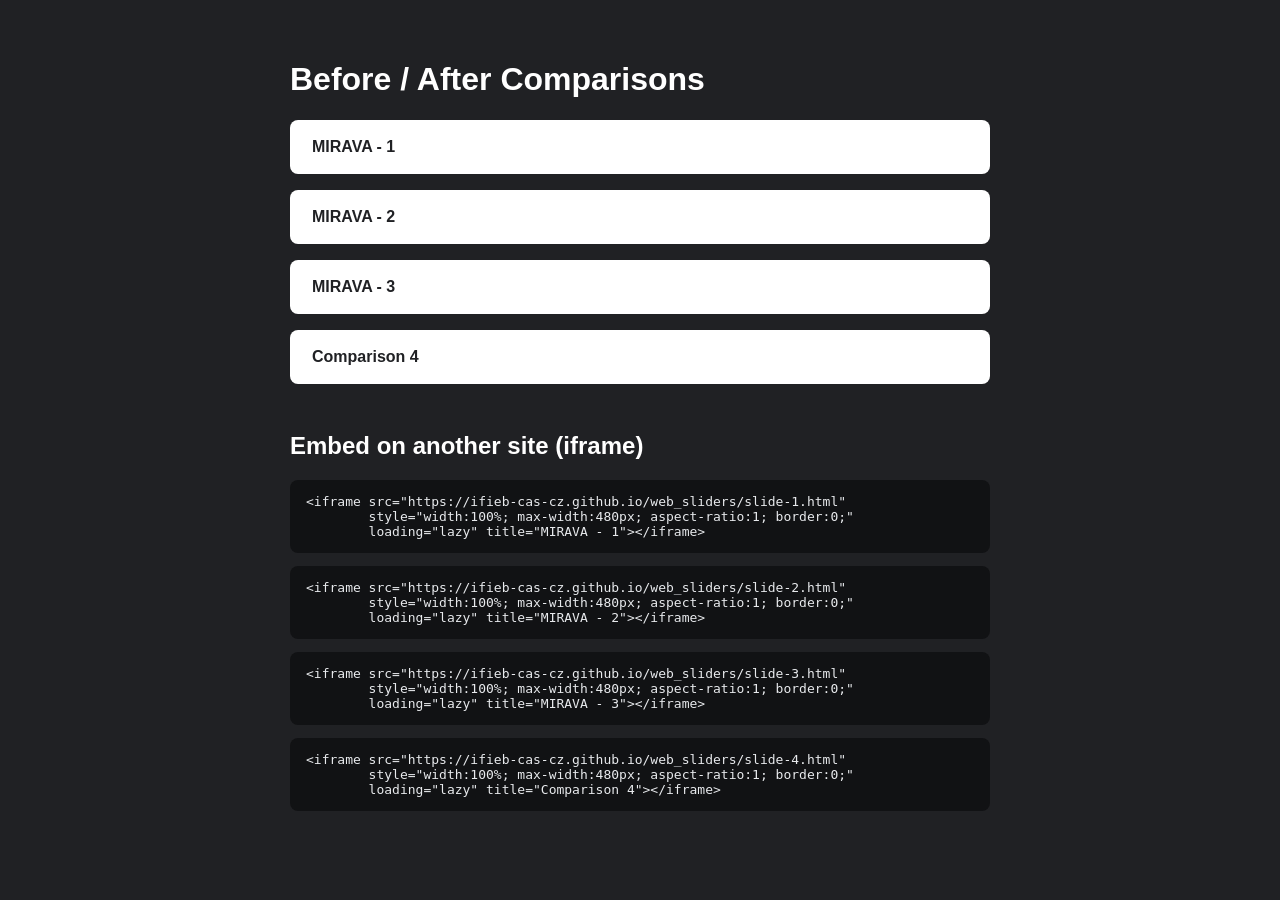
<file: index.html>
<!doctype html>
<html lang="en">
<head>
  <meta charset="utf-8">
  <meta name="viewport" content="width=device-width, initial-scale=1">
  <title>Before / After Comparisons</title>
  <style>
    body { margin: 0; padding: 40px; font-family: Arial, sans-serif; background: #202124; color: white; }
    main { max-width: 700px; margin: auto; }
    a { display: block; margin: 16px 0; padding: 18px 22px; border-radius: 8px; background: white; color: #202124; text-decoration: none; font-weight: bold; }
    a:hover { background: #e8eaed; }
    h2 { margin-top: 48px; }
    pre { background: #111214; padding: 14px 16px; border-radius: 8px; overflow-x: auto; font-size: 13px; }
    code { color: #e8eaed; }
  </style>
</head>
<body>
  <main>
    <h1>Before / After Comparisons</h1>
    <a href="slide-1.html">MIRAVA - 1</a>
    <a href="slide-2.html">MIRAVA - 2</a>
    <a href="slide-3.html">MIRAVA - 3</a>
    <a href="slide-4.html">Comparison 4</a>

    <h2>Embed on another site (iframe)</h2>
    <pre><code>&lt;iframe src="https://ifieb-cas-cz.github.io/web_sliders/slide-1.html"
        style="width:100%; max-width:480px; aspect-ratio:1; border:0;"
        loading="lazy" title="MIRAVA - 1"&gt;&lt;/iframe&gt;</code></pre>
    <pre><code>&lt;iframe src="https://ifieb-cas-cz.github.io/web_sliders/slide-2.html"
        style="width:100%; max-width:480px; aspect-ratio:1; border:0;"
        loading="lazy" title="MIRAVA - 2"&gt;&lt;/iframe&gt;</code></pre>
    <pre><code>&lt;iframe src="https://ifieb-cas-cz.github.io/web_sliders/slide-3.html"
        style="width:100%; max-width:480px; aspect-ratio:1; border:0;"
        loading="lazy" title="MIRAVA - 3"&gt;&lt;/iframe&gt;</code></pre>
    <pre><code>&lt;iframe src="https://ifieb-cas-cz.github.io/web_sliders/slide-4.html"
        style="width:100%; max-width:480px; aspect-ratio:1; border:0;"
        loading="lazy" title="Comparison 4"&gt;&lt;/iframe&gt;</code></pre>
  </main>
</body>
</html>
</file>
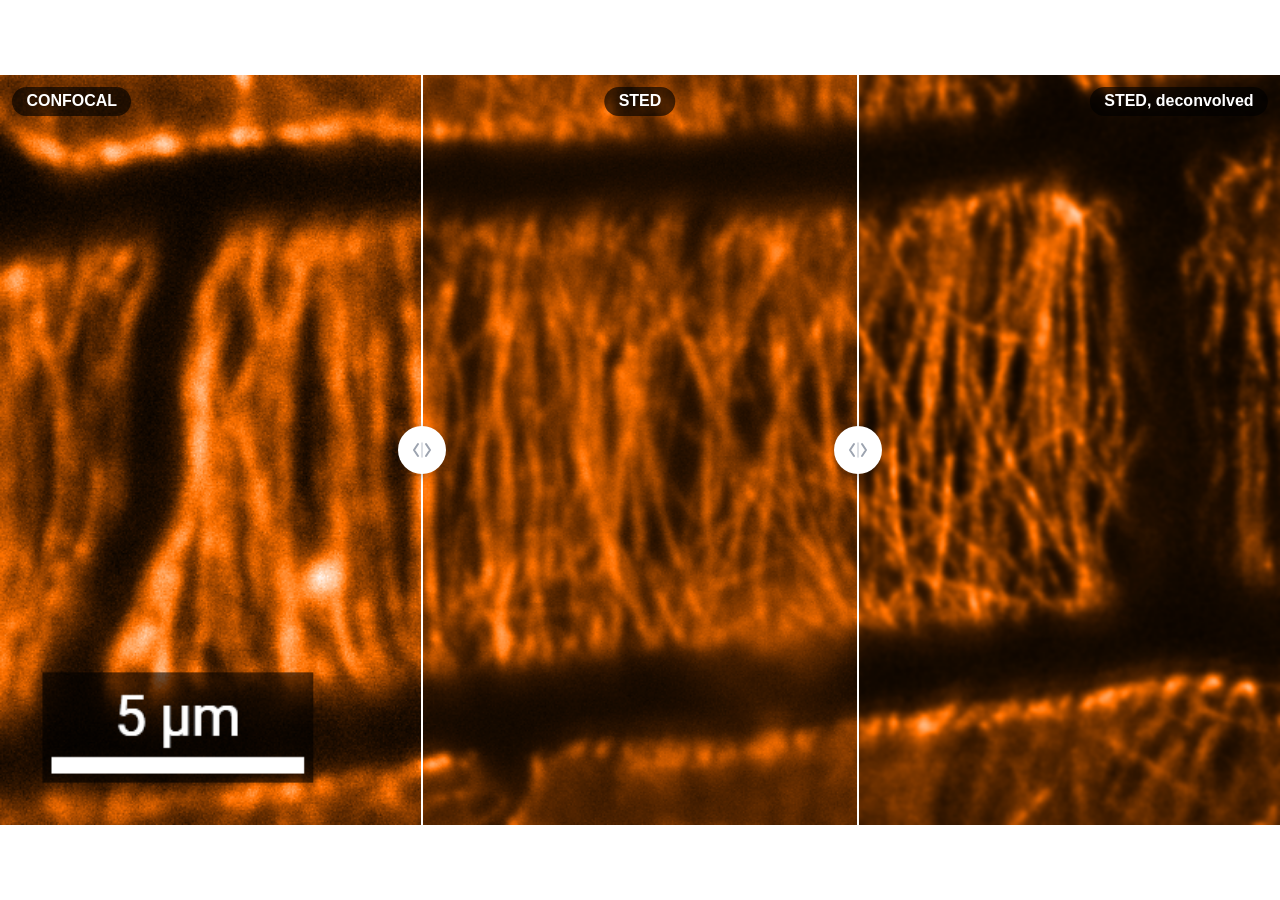
<file: slide-1.html>
<!doctype html>
<html lang="en">
<head>
  <meta charset="utf-8">
  <meta name="viewport" content="width=device-width, initial-scale=1">
  <title>MIRAVA - 1</title>
  <link rel="stylesheet" href="assets/slider.css">
</head>
<body>
  <div class="ba-slider" aria-label="Left, middle, right image comparison">
    <img class="ba-mid" src="images/slide-1-middle.png" alt="Middle">
    <img class="ba-left" src="images/slide-1-left.png" alt="Left">
    <img class="ba-right" src="images/slide-1-right.png" alt="Right">
    <div class="ba-line ba-line-a"></div>
    <div class="ba-line ba-line-b"></div>
    <div class="ba-handle ba-handle-a" role="slider" aria-label="Left divider position" tabindex="0">
      <svg width="20" height="16" viewBox="0 0 20 16" fill="none" aria-hidden="true"><path d="M6 2L2 8l4 6M14 2l4 6-4 6" stroke="#9ca3af" stroke-width="2" stroke-linecap="round" stroke-linejoin="round"/><line x1="10" y1="1" x2="10" y2="15" stroke="#d1d5db" stroke-width="1.5" stroke-linecap="round"/></svg>
    </div>
    <div class="ba-handle ba-handle-b" role="slider" aria-label="Right divider position" tabindex="0">
      <svg width="20" height="16" viewBox="0 0 20 16" fill="none" aria-hidden="true"><path d="M6 2L2 8l4 6M14 2l4 6-4 6" stroke="#9ca3af" stroke-width="2" stroke-linecap="round" stroke-linejoin="round"/><line x1="10" y1="1" x2="10" y2="15" stroke="#d1d5db" stroke-width="1.5" stroke-linecap="round"/></svg>
    </div>
    <div class="ba-label ba-label-left">CONFOCAL</div>
    <div class="ba-label ba-label-mid">STED</div>
    <div class="ba-label ba-label-right">STED, deconvolved</div>
  </div>
  <script src="assets/slider.js"></script>
</body>
</html>
</file>
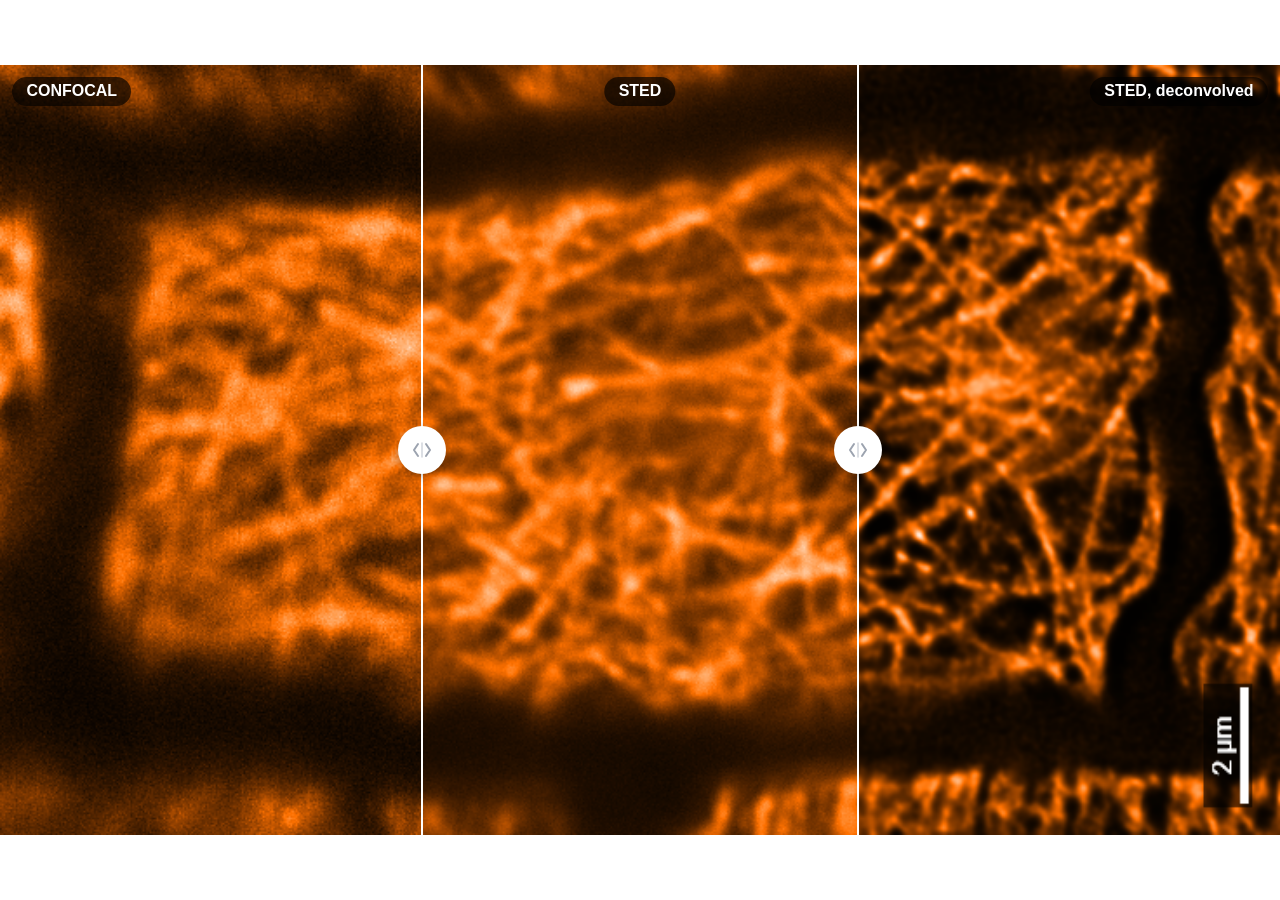
<file: slide-2.html>
<!doctype html>
<html lang="en">
<head>
  <meta charset="utf-8">
  <meta name="viewport" content="width=device-width, initial-scale=1">
  <title>MIRAVA - 2</title>
  <link rel="stylesheet" href="assets/slider.css">
</head>
<body>
  <div class="ba-slider" aria-label="Left, middle, right image comparison">
    <img class="ba-mid" src="images/slide-2-middle.png" alt="Middle">
    <img class="ba-left" src="images/slide-2-left.png" alt="Left">
    <img class="ba-right" src="images/slide-2-right.png" alt="Right">
    <div class="ba-line ba-line-a"></div>
    <div class="ba-line ba-line-b"></div>
    <div class="ba-handle ba-handle-a" role="slider" aria-label="Left divider position" tabindex="0">
      <svg width="20" height="16" viewBox="0 0 20 16" fill="none" aria-hidden="true"><path d="M6 2L2 8l4 6M14 2l4 6-4 6" stroke="#9ca3af" stroke-width="2" stroke-linecap="round" stroke-linejoin="round"/><line x1="10" y1="1" x2="10" y2="15" stroke="#d1d5db" stroke-width="1.5" stroke-linecap="round"/></svg>
    </div>
    <div class="ba-handle ba-handle-b" role="slider" aria-label="Right divider position" tabindex="0">
      <svg width="20" height="16" viewBox="0 0 20 16" fill="none" aria-hidden="true"><path d="M6 2L2 8l4 6M14 2l4 6-4 6" stroke="#9ca3af" stroke-width="2" stroke-linecap="round" stroke-linejoin="round"/><line x1="10" y1="1" x2="10" y2="15" stroke="#d1d5db" stroke-width="1.5" stroke-linecap="round"/></svg>
    </div>
    <div class="ba-label ba-label-left">CONFOCAL</div>
    <div class="ba-label ba-label-mid">STED</div>
    <div class="ba-label ba-label-right">STED, deconvolved</div>
  </div>
  <script src="assets/slider.js"></script>
</body>
</html>
</file>
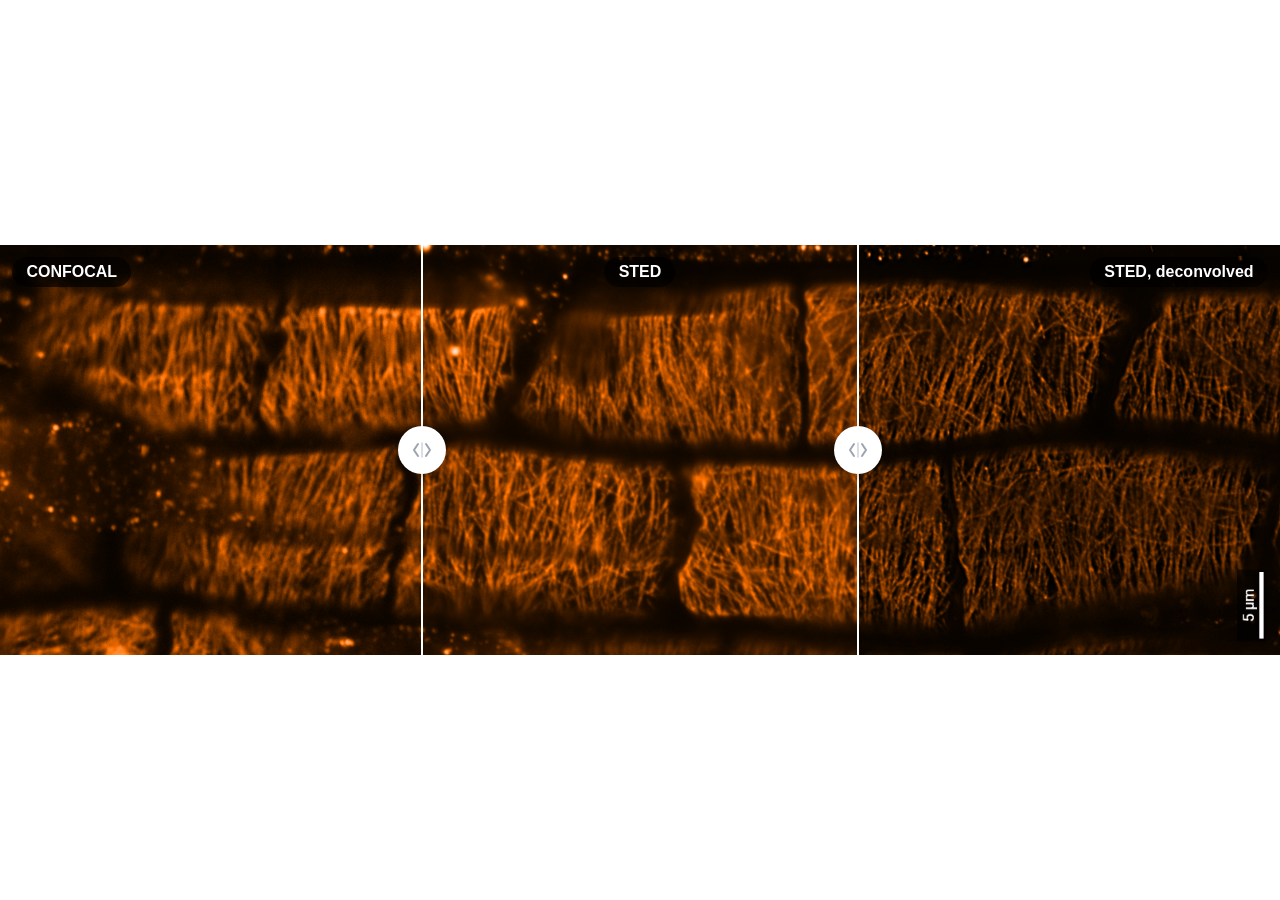
<file: slide-3.html>
<!doctype html>
<html lang="en">
<head>
  <meta charset="utf-8">
  <meta name="viewport" content="width=device-width, initial-scale=1">
  <title>MIRAVA - 3</title>
  <link rel="stylesheet" href="assets/slider.css">
</head>
<body>
  <div class="ba-slider" aria-label="Left, middle, right image comparison">
    <img class="ba-mid" src="images/slide-3-middle.png" alt="Middle">
    <img class="ba-left" src="images/slide-3-left.png" alt="Left">
    <img class="ba-right" src="images/slide-3-right.png" alt="Right">
    <div class="ba-line ba-line-a"></div>
    <div class="ba-line ba-line-b"></div>
    <div class="ba-handle ba-handle-a" role="slider" aria-label="Left divider position" tabindex="0">
      <svg width="20" height="16" viewBox="0 0 20 16" fill="none" aria-hidden="true"><path d="M6 2L2 8l4 6M14 2l4 6-4 6" stroke="#9ca3af" stroke-width="2" stroke-linecap="round" stroke-linejoin="round"/><line x1="10" y1="1" x2="10" y2="15" stroke="#d1d5db" stroke-width="1.5" stroke-linecap="round"/></svg>
    </div>
    <div class="ba-handle ba-handle-b" role="slider" aria-label="Right divider position" tabindex="0">
      <svg width="20" height="16" viewBox="0 0 20 16" fill="none" aria-hidden="true"><path d="M6 2L2 8l4 6M14 2l4 6-4 6" stroke="#9ca3af" stroke-width="2" stroke-linecap="round" stroke-linejoin="round"/><line x1="10" y1="1" x2="10" y2="15" stroke="#d1d5db" stroke-width="1.5" stroke-linecap="round"/></svg>
    </div>
    <div class="ba-label ba-label-left">CONFOCAL</div>
    <div class="ba-label ba-label-mid">STED</div>
    <div class="ba-label ba-label-right">STED, deconvolved</div>
  </div>
  <script src="assets/slider.js"></script>
</body>
</html>
</file>
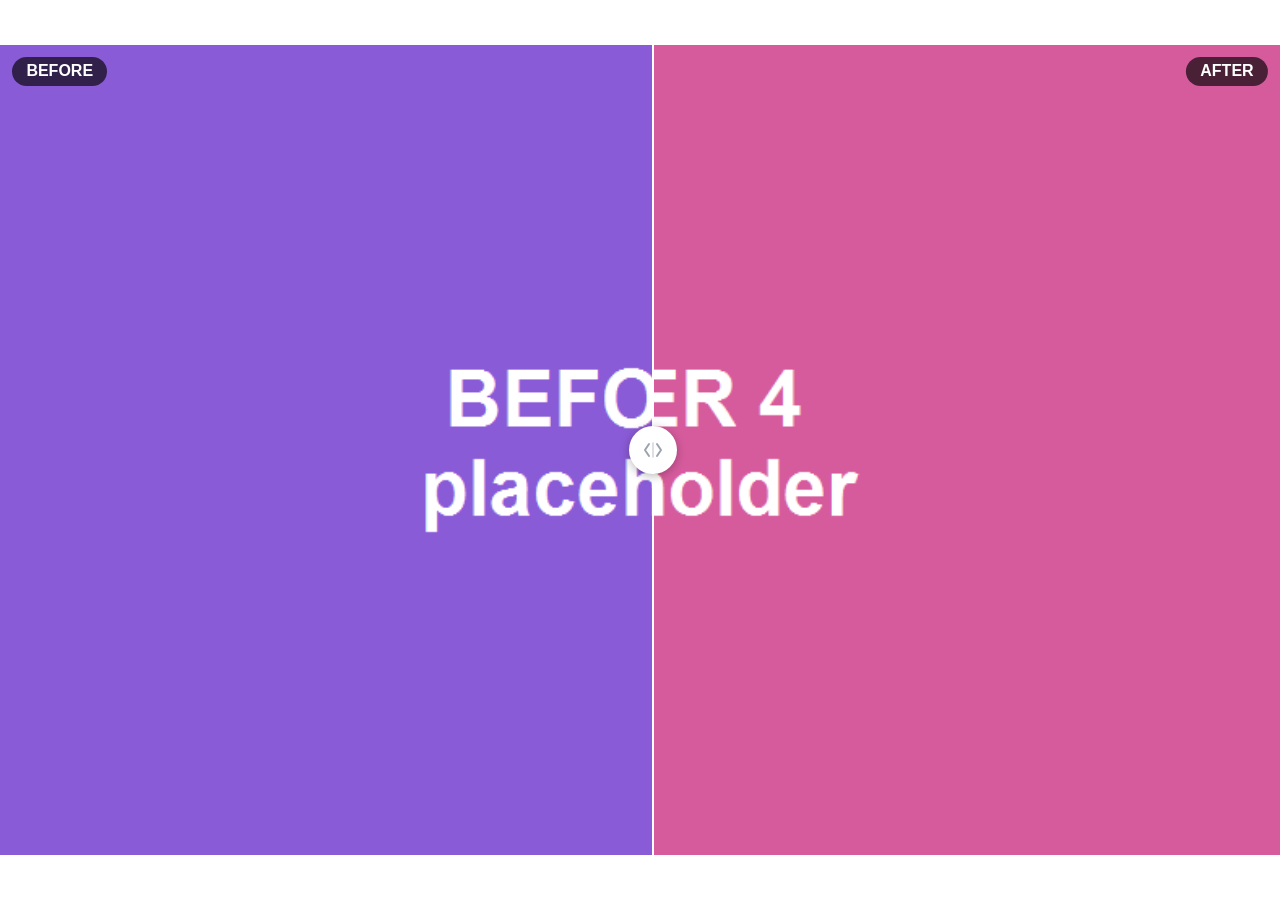
<file: slide-4.html>
<!doctype html>
<html lang="en">
<head>
  <meta charset="utf-8">
  <meta name="viewport" content="width=device-width, initial-scale=1">
  <title>Comparison 4</title>
  <link rel="stylesheet" href="assets/slider-single.css">
</head>
<body>
  <div class="ba-slider" aria-label="Before and after image comparison">
    <img class="ba-after" src="images/slide-4-after.png" alt="After">
    <img class="ba-before" src="images/slide-4-before.png" alt="Before">
    <div class="ba-line"></div>
    <div class="ba-handle" role="slider" aria-label="Comparison position" tabindex="0">
      <svg width="20" height="16" viewBox="0 0 20 16" fill="none" aria-hidden="true"><path d="M6 2L2 8l4 6M14 2l4 6-4 6" stroke="#9ca3af" stroke-width="2" stroke-linecap="round" stroke-linejoin="round"/><line x1="10" y1="1" x2="10" y2="15" stroke="#d1d5db" stroke-width="1.5" stroke-linecap="round"/></svg>
    </div>
    <div class="ba-label ba-label-before">BEFORE</div>
    <div class="ba-label ba-label-after">AFTER</div>
  </div>
  <script src="assets/slider-single.js"></script>
</body>
</html>
</file>
<file: assets/slider.css>
* { box-sizing: border-box; }
html, body { margin: 0; height: 100%; overflow: hidden; background: transparent; font-family: Arial, sans-serif; }
.ba-slider { position: relative; width: 100%; height: 100%; overflow: hidden; user-select: none; touch-action: none; background: transparent; --pos-a: 33%; --pos-b: 67%; }
.ba-slider img { position: absolute; inset: 0; width: 100%; height: 100%; object-fit: contain; pointer-events: none; }
.ba-mid { z-index: 1; }
.ba-left { z-index: 2; clip-path: inset(0 calc(100% - var(--pos-a)) 0 0); }
.ba-right { z-index: 3; clip-path: inset(0 0 0 var(--pos-b)); }
.ba-line { position: absolute; top: var(--image-top, 0px); width: 2px; height: var(--image-height, 100%); background: #fff; z-index: 5; pointer-events: none; }
.ba-line-a { left: calc(var(--pos-a) - 1px); }
.ba-line-b { left: calc(var(--pos-b) - 1px); }
.ba-handle { position: absolute; top: calc(var(--image-top, 0px) + var(--image-height, 100%) / 2); width: 48px; height: 48px; transform: translate(-50%, -50%); cursor: ew-resize; z-index: 10; display: flex; align-items: center; justify-content: center; background: #fff; border-radius: 50%; box-shadow: 0 2px 10px rgba(0,0,0,.28); }
.ba-handle-a { left: var(--pos-a); }
.ba-handle-b { left: var(--pos-b); }
.ba-handle svg { pointer-events: none; }
.ba-label { position: absolute; top: calc(var(--image-top, 0px) + 12px); padding: 0.35em 0.9em; border-radius: 999px; background: rgba(0,0,0,.65); color: #fff; font-size: clamp(9px, calc(var(--image-width, 300px) * 0.032), 16px); font-weight: 700; z-index: 30; pointer-events: none; white-space: nowrap; }
.ba-label-left { left: calc(var(--image-left, 0px) + 12px); }
.ba-label-mid { left: 50%; transform: translateX(-50%); }
.ba-label-right { right: auto; left: calc(var(--image-left, 0px) + var(--image-width, 100%) - 12px); transform: translateX(-100%); }
.back { position: fixed; left: 16px; bottom: 10px; margin: 0; }
.back a { color: #fff; }
</file>
<file: assets/slider-single.css>
* { box-sizing: border-box; }
html, body { margin: 0; height: 100%; overflow: hidden; background: transparent; font-family: Arial, sans-serif; }
.ba-slider { position: relative; width: 100%; height: 100%; overflow: hidden; user-select: none; touch-action: none; background: transparent; }
.ba-slider img { position: absolute; inset: 0; width: 100%; height: 100%; object-fit: contain; pointer-events: none; }
.ba-before { clip-path: inset(0 49% 0 0); }
.ba-line { position: absolute; top: var(--image-top, 0px); left: calc(51% - 1px); width: 2px; height: var(--image-height, 100%); background: #fff; z-index: 5; pointer-events: none; }
.ba-handle { position: absolute; top: calc(var(--image-top, 0px) + var(--image-height, 100%) / 2); left: 51%; width: 48px; height: 48px; transform: translate(-50%, -50%); cursor: ew-resize; z-index: 10; display: flex; align-items: center; justify-content: center; background: #fff; border-radius: 50%; box-shadow: 0 2px 10px rgba(0,0,0,.28); }
.ba-handle svg { pointer-events: none; }
.ba-label { position: absolute; top: calc(var(--image-top, 0px) + 12px); padding: 0.35em 0.9em; border-radius: 999px; background: rgba(0,0,0,.65); color: #fff; font-size: clamp(9px, calc(var(--image-width, 300px) * 0.032), 16px); font-weight: 700; z-index: 30; pointer-events: none; white-space: nowrap; }
.ba-label-before { left: calc(var(--image-left, 0px) + 12px); }
.ba-label-after { right: auto; left: calc(var(--image-left, 0px) + var(--image-width, 100%) - 12px); transform: translateX(-100%); }
</file>
